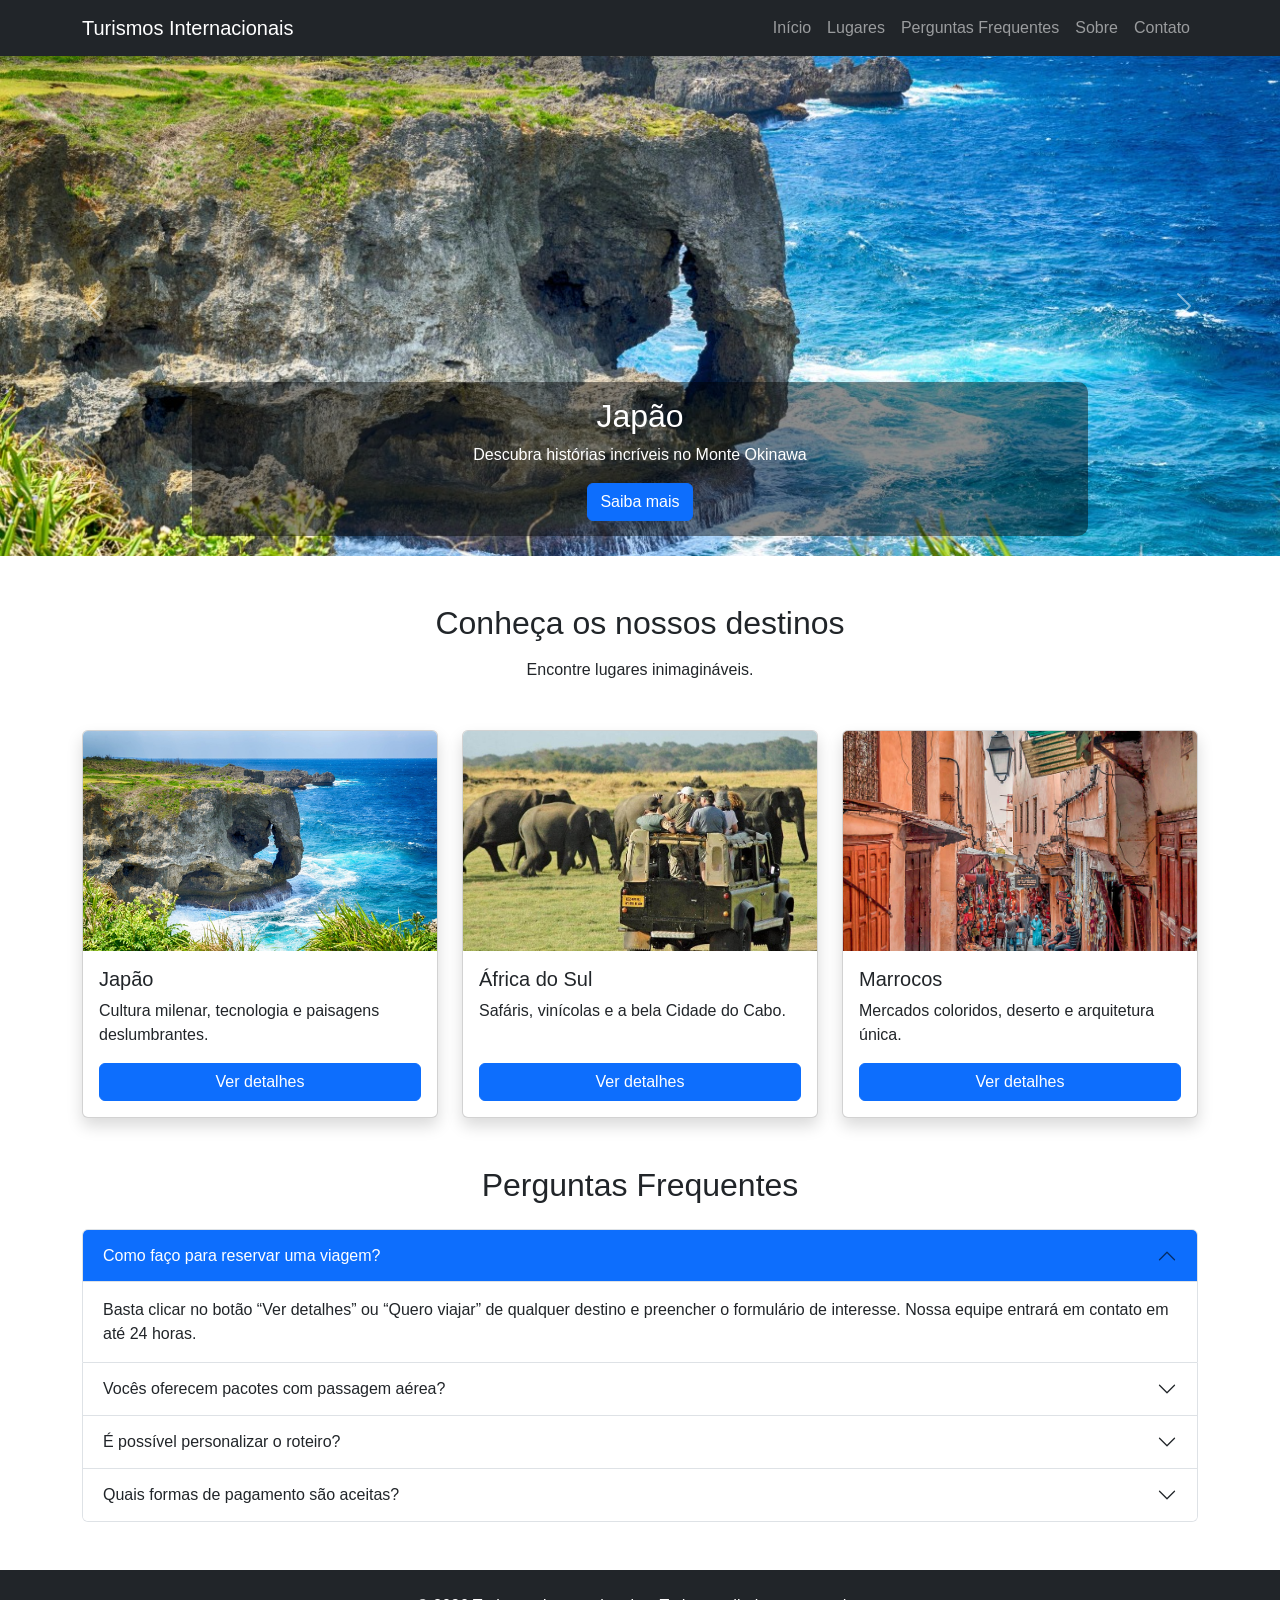
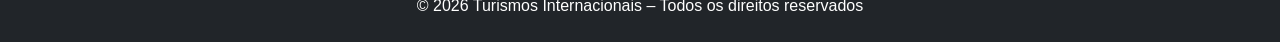
<file: index.html>
<!DOCTYPE html>
<html lang="pt-br">
<head>
  <meta charset="UTF-8">
  <meta name="viewport" content="width=device-width, initial-scale=1.0">
  <title>Turismos Internacionais</title>
  <link href="https://cdn.jsdelivr.net/npm/bootstrap@5.3.3/dist/css/bootstrap.min.css" rel="stylesheet">
  <link rel="stylesheet" href="style.css">
</head>
<body>

  <!-- Navbar -->
    <nav class="navbar navbar-expand-lg bg-dark navbar-dark">
    <div class="container">
      <a class="navbar-brand" href="index.html">Turismos Internacionais</a>
      <div class="navbar-nav ms-auto">
        <a class="nav-link" href="index.html">Início</a>
        <a class="nav-link" href="#destinos">Lugares</a>
        <a class="nav-link" href="#faq">Perguntas Frequentes</a>
        <a class="nav-link" href="sobre.html">Sobre</a>
        <a class="nav-link" href="contato.html">Contato</a>
      </div>
    </div>
  </nav>
  <!-- Carousel -->
  <div id="carouselTurismo" class="carousel slide" data-bs-ride="carousel">
    <div class="carousel-inner">
      <div class="carousel-item active">
        <img src="frontend/img/japao.jpg" class="d-block w-100" alt="Japão">
        <div class="carousel-caption">
          <h2>Japão</h2>
          <p>Descubra histórias incríveis no Monte Okinawa</p>
          <button class="btn btn-primary" data-bs-toggle="modal" data-bs-target="#modalJapao">Saiba mais</button>
        </div>
      </div>
      <div class="carousel-item">
        <img src="frontend/img/africa-do-sul.jpg" class="d-block w-100" alt="África do Sul">
        <div class="carousel-caption">
          <h2>África do Sul</h2>
          <p>Melhores pontos turísticos na África do Sul</p>
          <button class="btn btn-primary" data-bs-toggle="modal" data-bs-target="#modalAfrica">Saiba mais</button>
        </div>
      </div>
      <div class="carousel-item">
        <img src="frontend/img/marrocos.jpg" class="d-block w-100" alt="Marrocos">
        <div class="carousel-caption">
          <h2>Marrocos</h2>
          <p>Descubra a beleza das ruas marroquinas</p>
          <button class="btn btn-primary" data-bs-toggle="modal" data-bs-target="#modalMarrocos">Como visitar?</button>
        </div>
      </div>
    </div>
    <button class="carousel-control-prev" type="button" data-bs-target="#carouselTurismo" data-bs-slide="prev">
      <span class="carousel-control-prev-icon"></span>
    </button>
    <button class="carousel-control-next" type="button" data-bs-target="#carouselTurismo" data-bs-slide="next">
      <span class="carousel-control-next-icon"></span>
    </button>
  </div>

  <!-- Destinos (Cards + Modal) -->
  <section class="container my-5" id="destinos">
    <h2 class="text-center mb-3">Conheça os nossos destinos</h2>
    <p class="text-center mb-5">Encontre lugares inimagináveis.</p>

    <div class="row g-4">
      <!-- Card Japão -->
      <div class="col-md-4">
        <div class="card h-100 shadow">
          <img src="frontend/img/japao.jpg" class="card-img-top" alt="Japão" style="height: 220px; object-fit: cover;">
          <div class="card-body d-flex flex-column">
            <h5 class="card-title">Japão</h5>
            <p class="card-text">Cultura milenar, tecnologia e paisagens deslumbrantes.</p>
            <button class="btn btn-primary mt-auto" data-bs-toggle="modal" data-bs-target="#modalJapao">Ver detalhes</button>
          </div>
        </div>
      </div>

      <!-- Card África do Sul -->
      <div class="col-md-4">
        <div class="card h-100 shadow">
          <img src="frontend/img/africa-do-sul.jpg" class="card-img-top" alt="África do Sul" style="height: 220px; object-fit: cover;">
          <div class="card-body d-flex flex-column">
            <h5 class="card-title">África do Sul</h5>
            <p class="card-text">Safáris, vinícolas e a bela Cidade do Cabo.</p>
            <button class="btn btn-primary mt-auto" data-bs-toggle="modal" data-bs-target="#modalAfrica">Ver detalhes</button>
          </div>
        </div>
      </div>

      <!-- Card Marrocos -->
      <div class="col-md-4">
        <div class="card h-100 shadow">
          <img src="frontend/img/marrocos.jpg" class="card-img-top" alt="Marrocos" style="height: 220px; object-fit: cover;">
          <div class="card-body d-flex flex-column">
            <h5 class="card-title">Marrocos</h5>
            <p class="card-text">Mercados coloridos, deserto e arquitetura única.</p>
            <button class="btn btn-primary mt-auto" data-bs-toggle="modal" data-bs-target="#modalMarrocos">Ver detalhes</button>
          </div>
        </div>
      </div>
    </div>
  </section>

  <!-- Modais -->
  <!-- Modal Japão -->
  <div class="modal fade" id="modalJapao" tabindex="-1">
    <div class="modal-dialog modal-dialog-centered">
      <div class="modal-content">
        <div class="modal-header">
          <h5 class="modal-title">Japão – Terra do Sol Nascente</h5>
          <button type="button" class="btn-close" data-bs-dismiss="modal"></button>
        </div>
        <div class="modal-body">
          <p>O Japão mistura tradição e modernidade de forma única. Visite Tóquio, Kyoto, os templos antigos e experimente a culinária autêntica.</p>
          <ul>
            <li>Melhor época: março a maio (cerejeiras) ou outubro/novembro</li>
            <li>Destaques: Monte Fuji, templos de Kyoto, vida noturna de Tóquio</li>
            <li>Dica: compre o Japan Rail Pass para economizar no transporte</li>
          </ul>
        </div>
        <div class="modal-footer">
          <button type="button" class="btn btn-secondary" data-bs-dismiss="modal">Fechar</button>
          <button type="button" class="btn btn-primary">Quero viajar</button>
        </div>
      </div>
    </div>
  </div>

  <!-- Modal África do Sul -->
  <div class="modal fade" id="modalAfrica" tabindex="-1">
    <div class="modal-dialog modal-dialog-centered">
      <div class="modal-content">
        <div class="modal-header">
          <h5 class="modal-title">África do Sul</h5>
          <button type="button" class="btn-close" data-bs-dismiss="modal"></button>
        </div>
        <div class="modal-body">
          <p>Destino perfeito para quem ama natureza e aventura. Faça safári no Kruger, conheça a Cidade do Cabo e as vinícolas de Stellenbosch.</p>
          <ul>
            <li>Melhor época: maio a setembro (inverno seco – ideal para safári)</li>
            <li>Destaques: Parque Kruger, Table Mountain, Rota dos Vinhos</li>
            <li>Dica: reserve os lodges com antecedência na alta temporada</li>
          </ul>
        </div>
        <div class="modal-footer">
          <button type="button" class="btn btn-secondary" data-bs-dismiss="modal">Fechar</button>
          <button type="button" class="btn btn-primary">Quero viajar</button>
        </div>
      </div>
    </div>
  </div>

  <!-- Modal Marrocos -->
  <div class="modal fade" id="modalMarrocos" tabindex="-1">
    <div class="modal-dialog modal-dialog-centered">
      <div class="modal-content">
        <div class="modal-header">
          <h5 class="modal-title">Marrocos</h5>
          <button type="button" class="btn-close" data-bs-dismiss="modal"></button>
        </div>
        <div class="modal-body">
          <p>Mergulhe na cultura árabe, nos mercados de Marrakech e nas paisagens do deserto do Saara.</p>
          <ul>
            <li>Melhor época: março a maio ou setembro a novembro</li>
            <li>Destaques: Medina de Fez, deserto do Saara, Chefchaouen (cidade azul)</li>
            <li>Dica: negocie os preços nos souks (mercados)</li>
          </ul>
        </div>
        <div class="modal-footer">
          <button type="button" class="btn btn-secondary" data-bs-dismiss="modal">Fechar</button>
          <button type="button" class="btn btn-primary">Quero viajar</button>
        </div>
      </div>
    </div>
  </div>

  <!-- FAQ - Accordion -->
  <section class="container my-5" id="faq">
    <h2 class="text-center mb-4">Perguntas Frequentes</h2>
    <div class="accordion" id="accordionFaq">
      <div class="accordion-item">
        <h2 class="accordion-header">
          <button class="accordion-button" type="button" data-bs-toggle="collapse" data-bs-target="#faq1">
            Como faço para reservar uma viagem?
          </button>
        </h2>
        <div id="faq1" class="accordion-collapse collapse show" data-bs-parent="#accordionFaq">
          <div class="accordion-body">
            Basta clicar no botão “Ver detalhes” ou “Quero viajar” de qualquer destino e preencher o formulário de interesse. Nossa equipe entrará em contato em até 24 horas.
          </div>
        </div>
      </div>
      <div class="accordion-item">
        <h2 class="accordion-header">
          <button class="accordion-button collapsed" type="button" data-bs-toggle="collapse" data-bs-target="#faq2">
            Vocês oferecem pacotes com passagem aérea?
          </button>
        </h2>
        <div id="faq2" class="accordion-collapse collapse" data-bs-parent="#accordionFaq">
          <div class="accordion-body">
            Sim! Trabalhamos com os principais fornecedores e conseguimos montar pacotes completos (passagem + hospedagem + transfers).
          </div>
        </div>
      </div>
      <div class="accordion-item">
        <h2 class="accordion-header">
          <button class="accordion-button collapsed" type="button" data-bs-toggle="collapse" data-bs-target="#faq3">
            É possível personalizar o roteiro?
          </button>
        </h2>
        <div id="faq3" class="accordion-collapse collapse" data-bs-parent="#accordionFaq">
          <div class="accordion-body">
            Claro! Todos os roteiros podem ser adaptados de acordo com seus interesses, tempo disponível e orçamento.
          </div>
        </div>
      </div>
      <div class="accordion-item">
        <h2 class="accordion-header">
          <button class="accordion-button collapsed" type="button" data-bs-toggle="collapse" data-bs-target="#faq4">
            Quais formas de pagamento são aceitas?
          </button>
        </h2>
        <div id="faq4" class="accordion-collapse collapse" data-bs-parent="#accordionFaq">
          <div class="accordion-body">
            Aceitamos cartão de crédito (parcelamento em até 10x), PIX e transferência bancária.
          </div>
        </div>
      </div>
    </div>
  </section>

  <footer class="bg-dark text-white text-center py-4 mt-5">
    <p class="mb-0">© 2026 Turismos Internacionais – Todos os direitos reservados</p>
  </footer>

  <script src="https://cdn.jsdelivr.net/npm/bootstrap@5.3.3/dist/js/bootstrap.bundle.min.js"></script>
</body>
</html>
</file>
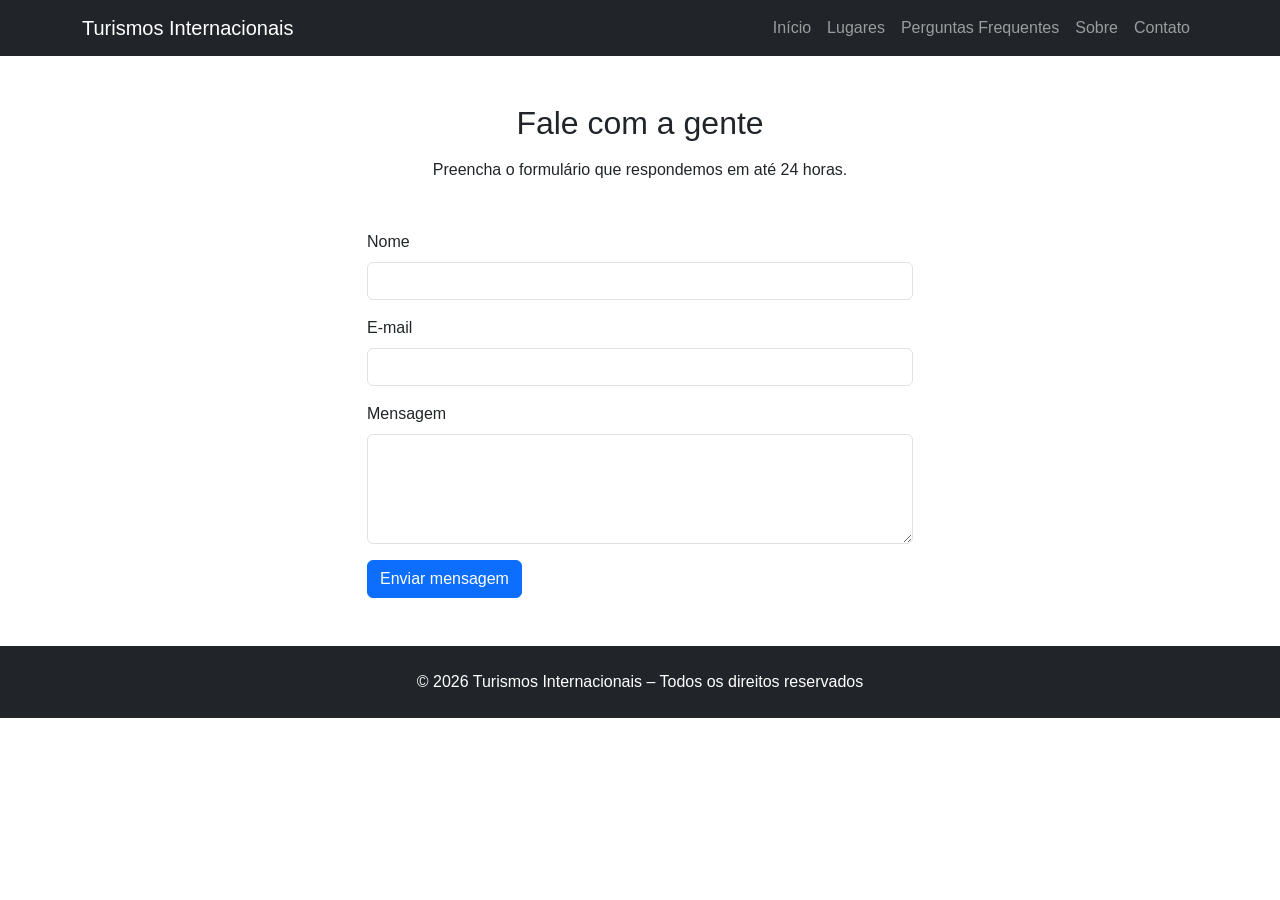
<file: contato.html>
<!DOCTYPE html>
<html lang="pt-br">
<head>
  <meta charset="UTF-8">
  <meta name="viewport" content="width=device-width, initial-scale=1.0">
  <title>Contato | Turismos Internacionais</title>
  <link href="https://cdn.jsdelivr.net/npm/bootstrap@5.3.3/dist/css/bootstrap.min.css" rel="stylesheet">
  <link rel="stylesheet" href="style.css">
</head>
<body>

  <!-- Navbar -->
  <nav class="navbar navbar-expand-lg bg-dark navbar-dark">
    <div class="container">
      <a class="navbar-brand" href="index.html">Turismos Internacionais</a>
      <div class="navbar-nav ms-auto">
        <a class="nav-link" href="index.html">Início</a>
        <a class="nav-link" href="index.html#destinos">Lugares</a>
        <a class="nav-link" href="index.html#faq">Perguntas Frequentes</a>
        <a class="nav-link" href="sobre.html">Sobre</a>
        <a class="nav-link" href="contato.html">Contato</a>
      </div>
    </div>
  </nav>

  <!-- Contato -->
  <section class="container my-5">
    <h2 class="text-center mb-3">Fale com a gente</h2>
    <p class="text-center mb-5">Preencha o formulário que respondemos em até 24 horas.</p>

    <div class="row justify-content-center">
      <div class="col-md-6">
        <form>
          <div class="mb-3">
            <label for="nome" class="form-label">Nome</label>
            <input type="text" class="form-control" id="nome" required>
          </div>
          <div class="mb-3">
            <label for="email" class="form-label">E-mail</label>
            <input type="email" class="form-control" id="email" required>
          </div>
          <div class="mb-3">
            <label for="mensagem" class="form-label">Mensagem</label>
            <textarea class="form-control" id="mensagem" rows="4" required></textarea>
          </div>
          <button type="button" class="btn btn-primary" data-bs-toggle="modal" data-bs-target="#modalEnviado">Enviar mensagem</button>
        </form>
      </div>
    </div>
  </section>

  <!-- Modal confirmação -->
  <div class="modal fade" id="modalEnviado" tabindex="-1">
    <div class="modal-dialog modal-dialog-centered">
      <div class="modal-content">
        <div class="modal-header">
          <h5 class="modal-title">Mensagem enviada!</h5>
          <button type="button" class="btn-close" data-bs-dismiss="modal"></button>
        </div>
        <div class="modal-body">
          <p>Recebemos sua mensagem e vamos responder em até 24 horas.</p>
        </div>
        <div class="modal-footer">
          <button type="button" class="btn btn-secondary" data-bs-dismiss="modal">Fechar</button>
        </div>
      </div>
    </div>
  </div>

  <footer class="bg-dark text-white text-center py-4 mt-5">
    <p class="mb-0">© 2026 Turismos Internacionais – Todos os direitos reservados</p>
  </footer>

  <script src="https://cdn.jsdelivr.net/npm/bootstrap@5.3.3/dist/js/bootstrap.bundle.min.js"></script>
</body>
</html>
</file>
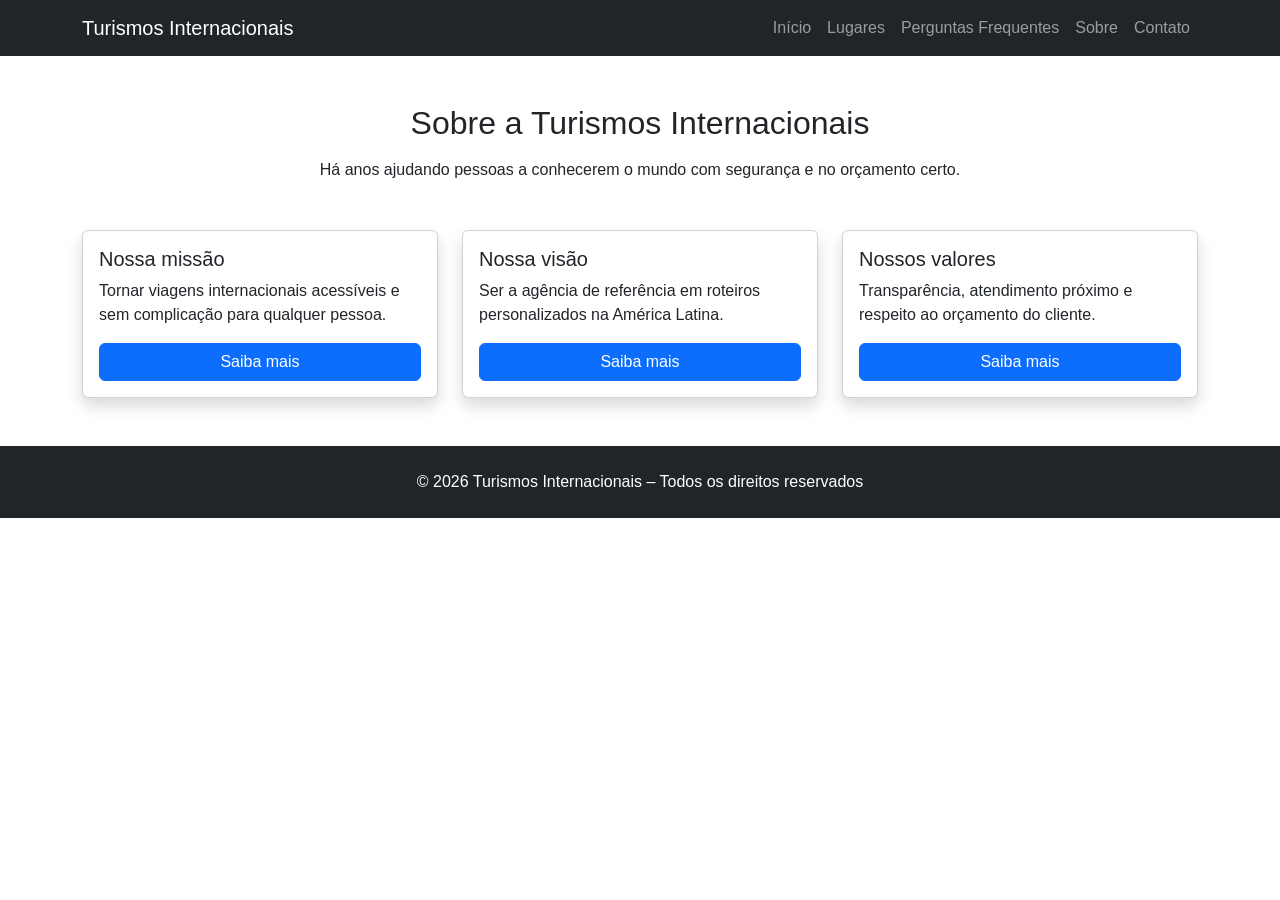
<file: sobre.html>
<!DOCTYPE html>
<html lang="pt-br">
<head>
  <meta charset="UTF-8">
  <meta name="viewport" content="width=device-width, initial-scale=1.0">
  <title>Sobre Nós | Turismos Internacionais</title>
  <link href="https://cdn.jsdelivr.net/npm/bootstrap@5.3.3/dist/css/bootstrap.min.css" rel="stylesheet">
  <link rel="stylesheet" href="style.css">
</head>
<body>

  <!-- Navbar -->
  <nav class="navbar navbar-expand-lg bg-dark navbar-dark">
    <div class="container">
      <a class="navbar-brand" href="index.html">Turismos Internacionais</a>
      <div class="navbar-nav ms-auto">
        <a class="nav-link" href="index.html">Início</a>
        <a class="nav-link" href="index.html#destinos">Lugares</a>
        <a class="nav-link" href="index.html#faq">Perguntas Frequentes</a>
        <a class="nav-link" href="sobre.html">Sobre</a>
        <a class="nav-link" href="contato.html">Contato</a>
      </div>
    </div>
  </nav>

  <!-- Sobre -->
  <section class="container my-5">
    <h2 class="text-center mb-3">Sobre a Turismos Internacionais</h2>
    <p class="text-center mb-5">Há anos ajudando pessoas a conhecerem o mundo com segurança e no orçamento certo.</p>

    <div class="row g-4">
      <!-- Card Missão -->
      <div class="col-md-4">
        <div class="card h-100 shadow">
          <div class="card-body d-flex flex-column">
            <h5 class="card-title">Nossa missão</h5>
            <p class="card-text">Tornar viagens internacionais acessíveis e sem complicação para qualquer pessoa.</p>
            <button class="btn btn-primary mt-auto" data-bs-toggle="modal" data-bs-target="#modalMissao">Saiba mais</button>
          </div>
        </div>
      </div>

      <!-- Card Visão -->
      <div class="col-md-4">
        <div class="card h-100 shadow">
          <div class="card-body d-flex flex-column">
            <h5 class="card-title">Nossa visão</h5>
            <p class="card-text">Ser a agência de referência em roteiros personalizados na América Latina.</p>
            <button class="btn btn-primary mt-auto" data-bs-toggle="modal" data-bs-target="#modalVisao">Saiba mais</button>
          </div>
        </div>
      </div>

      <!-- Card Valores -->
      <div class="col-md-4">
        <div class="card h-100 shadow">
          <div class="card-body d-flex flex-column">
            <h5 class="card-title">Nossos valores</h5>
            <p class="card-text">Transparência, atendimento próximo e respeito ao orçamento do cliente.</p>
            <button class="btn btn-primary mt-auto" data-bs-toggle="modal" data-bs-target="#modalValores">Saiba mais</button>
          </div>
        </div>
      </div>
    </div>
  </section>

  <!-- Modal Missão -->
  <div class="modal fade" id="modalMissao" tabindex="-1">
    <div class="modal-dialog modal-dialog-centered">
      <div class="modal-content">
        <div class="modal-header">
          <h5 class="modal-title">Nossa missão</h5>
          <button type="button" class="btn-close" data-bs-dismiss="modal"></button>
        </div>
        <div class="modal-body">
          <p>Acreditamos que conhecer outros países não precisa ser caro nem complicado. Por isso cuidamos de cada detalhe da viagem, da passagem ao roteiro, para que o cliente só precise se preocupar em aproveitar.</p>
        </div>
        <div class="modal-footer">
          <button type="button" class="btn btn-secondary" data-bs-dismiss="modal">Fechar</button>
        </div>
      </div>
    </div>
  </div>

  <!-- Modal Visão -->
  <div class="modal fade" id="modalVisao" tabindex="-1">
    <div class="modal-dialog modal-dialog-centered">
      <div class="modal-content">
        <div class="modal-header">
          <h5 class="modal-title">Nossa visão</h5>
          <button type="button" class="btn-close" data-bs-dismiss="modal"></button>
        </div>
        <div class="modal-body">
          <p>Queremos ser lembrados como a agência que monta o roteiro certo pra cada perfil de viajante, não um pacote genérico igual pra todo mundo.</p>
        </div>
        <div class="modal-footer">
          <button type="button" class="btn btn-secondary" data-bs-dismiss="modal">Fechar</button>
        </div>
      </div>
    </div>
  </div>

  <!-- Modal Valores -->
  <div class="modal fade" id="modalValores" tabindex="-1">
    <div class="modal-dialog modal-dialog-centered">
      <div class="modal-content">
        <div class="modal-header">
          <h5 class="modal-title">Nossos valores</h5>
          <button type="button" class="btn-close" data-bs-dismiss="modal"></button>
        </div>
        <div class="modal-body">
          <p>Preço justo, informação clara sobre o que está incluso em cada pacote e um atendimento que continua mesmo depois que a viagem é fechada.</p>
        </div>
        <div class="modal-footer">
          <button type="button" class="btn btn-secondary" data-bs-dismiss="modal">Fechar</button>
        </div>
      </div>
    </div>
  </div>

  <footer class="bg-dark text-white text-center py-4 mt-5">
    <p class="mb-0">© 2026 Turismos Internacionais – Todos os direitos reservados</p>
  </footer>

  <script src="https://cdn.jsdelivr.net/npm/bootstrap@5.3.3/dist/js/bootstrap.bundle.min.js"></script>
</body>
</html>
</file>
<file: style.css>
body {
  font-family: 'Segoe UI', Tahoma, Geneva, Verdana, sans-serif;
}

.carousel-item img {
  height: 500px;
  object-fit: cover;
}

.card {
  height: 100%;
  transition: transform 0.3s ease, box-shadow 0.3s ease;
}

.card:hover {
  transform: translateY(-8px);
  box-shadow: 0 12px 24px rgba(0,0,0,0.15) !important;
}

.carousel-caption {
  background: rgba(0,0,0,0.45);
  border-radius: 10px;
  padding: 15px 25px;
}

.accordion-button:not(.collapsed) {
  background-color: #0d6efd;
  color: white;
}
</file>
